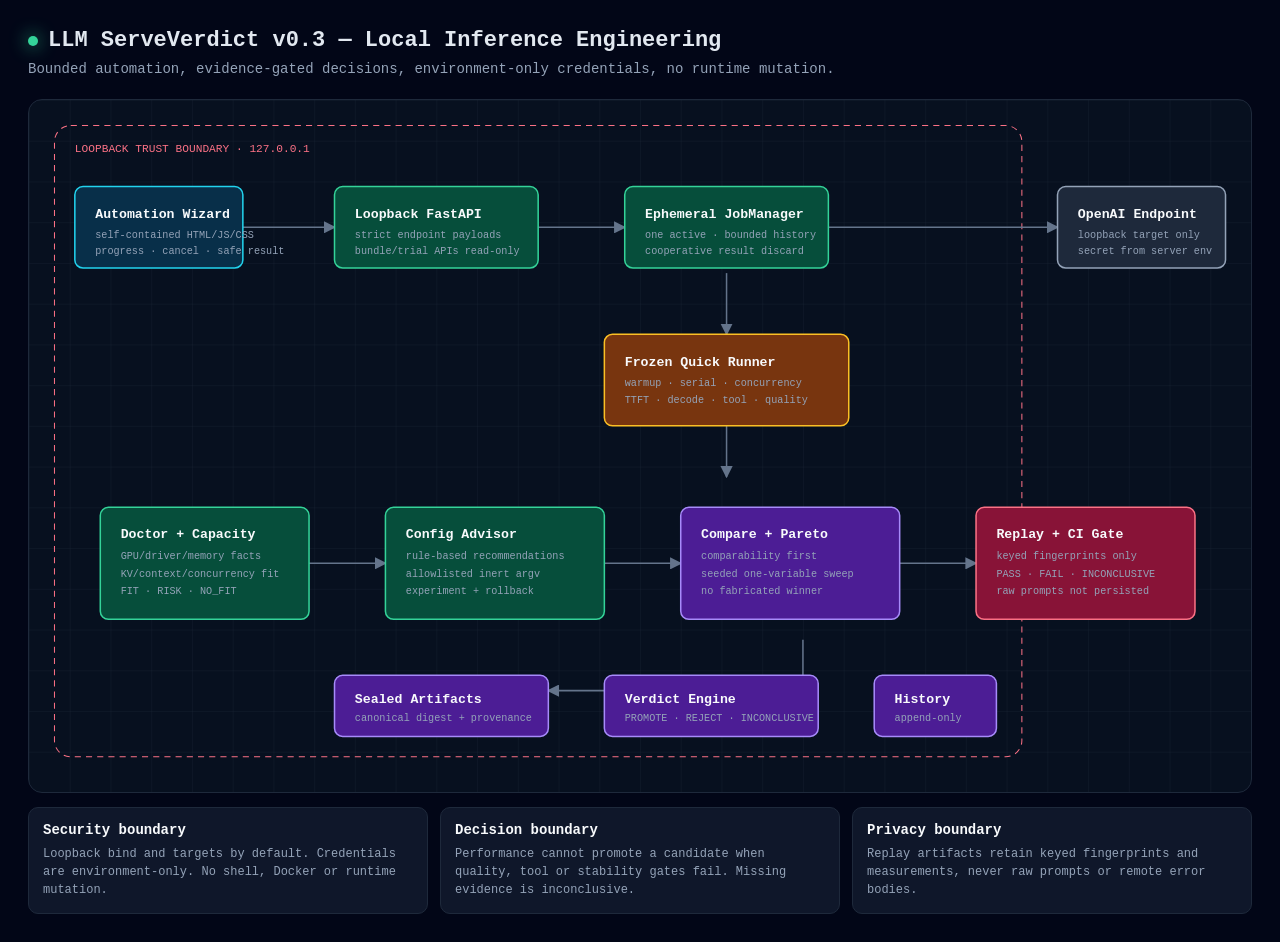
<file: docs/architecture-v0.3.html>
<!doctype html>
<html lang="en">
<head>
<meta charset="utf-8"><meta name="viewport" content="width=device-width,initial-scale=1">
<title>LLM ServeVerdict v0.3 Architecture</title>
<style>
:root{color-scheme:dark}body{margin:0;background:#020617;color:#e2e8f0;font:14px ui-monospace,SFMono-Regular,Menlo,monospace}.wrap{max-width:1240px;margin:auto;padding:28px}.head{display:flex;align-items:center;gap:10px}.dot{width:10px;height:10px;border-radius:50%;background:#34d399;box-shadow:0 0 18px #34d399}h1{font-size:22px;margin:0}.sub{color:#94a3b8;margin:8px 0 22px}.canvas{border:1px solid #1e293b;border-radius:14px;overflow:auto;background:#07101f}svg{display:block;min-width:1120px;width:100%;height:auto}.cards{display:grid;grid-template-columns:repeat(3,1fr);gap:12px;margin-top:14px}.card{border:1px solid #1e293b;background:#0f172a;border-radius:10px;padding:14px}.card b{color:#f8fafc}.card p{color:#94a3b8;font-size:12px;line-height:1.5;margin:7px 0 0}@media(max-width:700px){.cards{grid-template-columns:1fr}.wrap{padding:14px}}
</style>
</head>
<body><div class="wrap"><div class="head"><span class="dot"></span><h1>LLM ServeVerdict v0.3 — Local Inference Engineering</h1></div>
<p class="sub">Bounded automation, evidence-gated decisions, environment-only credentials, no runtime mutation.</p>
<div class="canvas"><svg viewBox="0 0 1200 680" role="img" aria-labelledby="title desc"><title id="title">LLM ServeVerdict v0.3 architecture</title><desc id="desc">Browser wizard talks to loopback FastAPI and an ephemeral job manager, which runs bounded benchmarks against a loopback OpenAI endpoint and feeds evidence tools.</desc>
<defs><pattern id="grid" width="40" height="40" patternUnits="userSpaceOnUse"><path d="M40 0H0V40" fill="none" stroke="#1e293b" stroke-width=".5"/></pattern><marker id="arrow" markerWidth="8" markerHeight="8" refX="7" refY="4" orient="auto"><path d="M0 0L8 4L0 8Z" fill="#64748b"/></marker><style>.box{rx:8;stroke-width:1.5}.t{fill:#f8fafc;font-size:13px;font-weight:700}.s{fill:#94a3b8;font-size:10px}.line{fill:none;stroke:#64748b;stroke-width:1.5;marker-end:url(#arrow)}.dash{stroke:#fb7185;stroke-dasharray:6 5;fill:none}.front{fill:#082f49;stroke:#22d3ee}.back{fill:#064e3b;stroke:#34d399}.data{fill:#4c1d95;stroke:#a78bfa}.sec{fill:#881337;stroke:#fb7185}.ext{fill:#1e293b;stroke:#94a3b8}.amber{fill:#78350f;stroke:#fbbf24}</style></defs>
<rect width="1200" height="680" fill="url(#grid)"/><rect x="25" y="25" width="950" height="620" rx="16" class="dash"/><text x="45" y="51" fill="#fb7185" font-size="11">LOOPBACK TRUST BOUNDARY · 127.0.0.1</text>
<path class="line" d="M210 125H300"/><path class="line" d="M500 125H585"/><path class="line" d="M785 125H1010"/><path class="line" d="M685 170V230"/><path class="line" d="M685 320V370"/><path class="line" d="M275 455H350"/><path class="line" d="M565 455H640"/><path class="line" d="M855 455H930"/><path class="line" d="M760 530V580H510"/>
<g><rect x="45" y="85" width="165" height="80" class="box front"/><text x="65" y="116" class="t">Automation Wizard</text><text x="65" y="136" class="s">self-contained HTML/JS/CSS</text><text x="65" y="151" class="s">progress · cancel · safe result</text></g>
<g><rect x="300" y="85" width="200" height="80" class="box back"/><text x="320" y="116" class="t">Loopback FastAPI</text><text x="320" y="136" class="s">strict endpoint payloads</text><text x="320" y="151" class="s">bundle/trial APIs read-only</text></g>
<g><rect x="585" y="85" width="200" height="80" class="box back"/><text x="605" y="116" class="t">Ephemeral JobManager</text><text x="605" y="136" class="s">one active · bounded history</text><text x="605" y="151" class="s">cooperative result discard</text></g>
<g><rect x="1010" y="85" width="165" height="80" class="box ext"/><text x="1030" y="116" class="t">OpenAI Endpoint</text><text x="1030" y="136" class="s">loopback target only</text><text x="1030" y="151" class="s">secret from server env</text></g>
<g><rect x="565" y="230" width="240" height="90" class="box amber"/><text x="585" y="261" class="t">Frozen Quick Runner</text><text x="585" y="281" class="s">warmup · serial · concurrency</text><text x="585" y="298" class="s">TTFT · decode · tool · quality</text></g>
<g><rect x="70" y="400" width="205" height="110" class="box back"/><text x="90" y="430" class="t">Doctor + Capacity</text><text x="90" y="451" class="s">GPU/driver/memory facts</text><text x="90" y="468" class="s">KV/context/concurrency fit</text><text x="90" y="485" class="s">FIT · RISK · NO_FIT</text></g>
<g><rect x="350" y="400" width="215" height="110" class="box back"/><text x="370" y="430" class="t">Config Advisor</text><text x="370" y="451" class="s">rule-based recommendations</text><text x="370" y="468" class="s">allowlisted inert argv</text><text x="370" y="485" class="s">experiment + rollback</text></g>
<g><rect x="640" y="400" width="215" height="110" class="box data"/><text x="660" y="430" class="t">Compare + Pareto</text><text x="660" y="451" class="s">comparability first</text><text x="660" y="468" class="s">seeded one-variable sweep</text><text x="660" y="485" class="s">no fabricated winner</text></g>
<g><rect x="930" y="400" width="215" height="110" class="box sec"/><text x="950" y="430" class="t">Replay + CI Gate</text><text x="950" y="451" class="s">keyed fingerprints only</text><text x="950" y="468" class="s">PASS · FAIL · INCONCLUSIVE</text><text x="950" y="485" class="s">raw prompts not persisted</text></g>
<g><rect x="300" y="565" width="210" height="60" class="box data"/><text x="320" y="592" class="t">Sealed Artifacts</text><text x="320" y="610" class="s">canonical digest + provenance</text></g>
<g><rect x="565" y="565" width="210" height="60" class="box data"/><text x="585" y="592" class="t">Verdict Engine</text><text x="585" y="610" class="s">PROMOTE · REJECT · INCONCLUSIVE</text></g>
<g><rect x="830" y="565" width="120" height="60" class="box data"/><text x="850" y="592" class="t">History</text><text x="850" y="610" class="s">append-only</text></g>
</svg></div>
<div class="cards"><div class="card"><b>Security boundary</b><p>Loopback bind and targets by default. Credentials are environment-only. No shell, Docker or runtime mutation.</p></div><div class="card"><b>Decision boundary</b><p>Performance cannot promote a candidate when quality, tool or stability gates fail. Missing evidence is inconclusive.</p></div><div class="card"><b>Privacy boundary</b><p>Replay artifacts retain keyed fingerprints and measurements, never raw prompts or remote error bodies.</p></div></div>
</div></body></html>
</file>
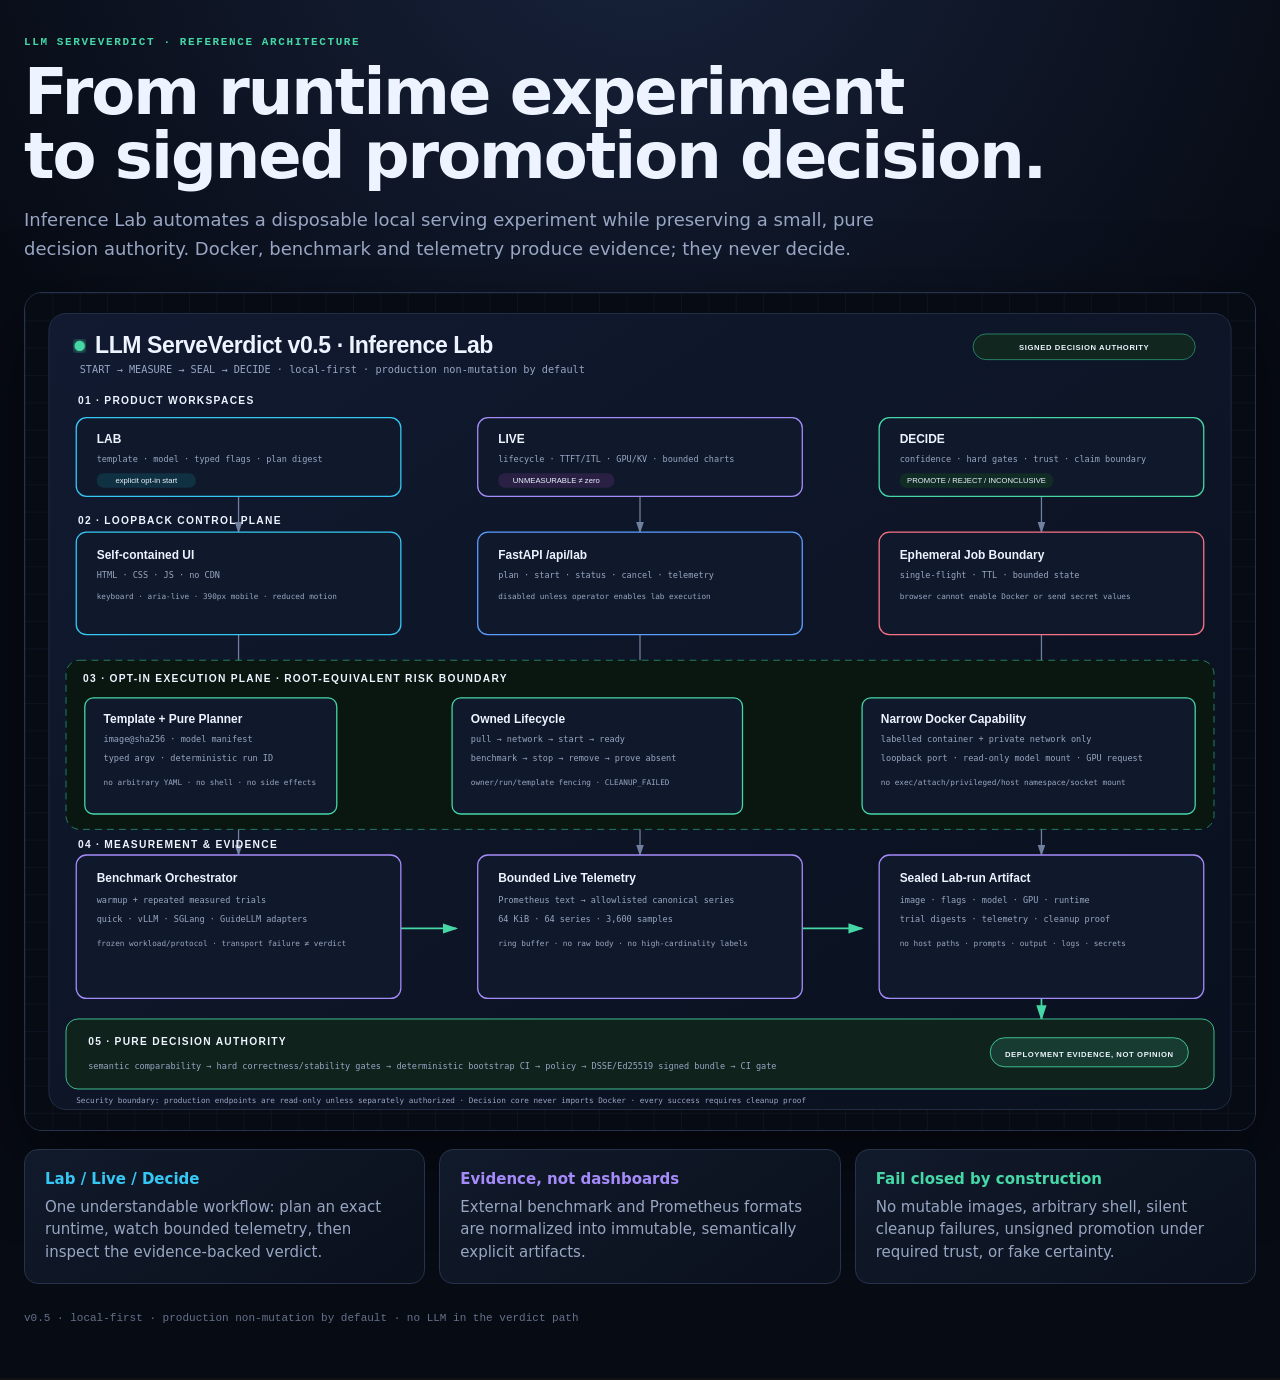
<file: docs/architecture-v0.5.html>
<!doctype html>
<html lang="en">
<head>
<meta charset="utf-8"><meta name="viewport" content="width=device-width,initial-scale=1">
<title>LLM ServeVerdict v0.5 Architecture</title>
<style>
:root{color-scheme:dark;--bg:#070b14;--panel:#0d1423;--line:#27334c;--text:#edf3ff;--muted:#98a6c3;--green:#45d7a5;--cyan:#36c8f4;--violet:#a58bfa}
*{box-sizing:border-box}body{margin:0;background:radial-gradient(circle at 50% -10%,#18233d 0,var(--bg) 46%);color:var(--text);font:15px Inter,system-ui,sans-serif}
main{width:min(1480px,100%);margin:auto;padding:36px 24px 54px}.eyebrow{font:700 11px ui-monospace,monospace;letter-spacing:1.6px;color:var(--green)}h1{font-size:clamp(34px,5vw,64px);line-height:1;margin:12px 0 16px;letter-spacing:-2px}.lead{max-width:850px;color:var(--muted);font-size:18px;line-height:1.6}.frame{margin-top:28px;border:1px solid var(--line);border-radius:18px;overflow:hidden;background:#070b14;box-shadow:0 25px 80px #0008}.frame img{display:block;width:100%;height:auto}.cards{display:grid;grid-template-columns:repeat(3,1fr);gap:14px;margin-top:18px}.card{border:1px solid var(--line);border-radius:14px;background:linear-gradient(145deg,#111a2b,#0a101c);padding:20px}.card b{display:block;margin-bottom:8px}.card p{margin:0;color:var(--muted);line-height:1.5}.cyan b{color:var(--cyan)}.violet b{color:var(--violet)}.green b{color:var(--green)}footer{margin-top:28px;color:#65718b;font:11px ui-monospace,monospace}@media(max-width:760px){main{padding:24px 12px}.cards{grid-template-columns:1fr}.frame{overflow:auto}.frame img{min-width:980px}}
</style>
</head>
<body><main>
<div class="eyebrow">LLM SERVEVERDICT · REFERENCE ARCHITECTURE</div>
<h1>From runtime experiment<br>to signed promotion decision.</h1>
<p class="lead">Inference Lab automates a disposable local serving experiment while preserving a small, pure decision authority. Docker, benchmark and telemetry produce evidence; they never decide.</p>
<div class="frame"><img src="architecture-v0.5.svg" alt="LLM ServeVerdict v0.5 Inference Lab architecture"></div>
<section class="cards">
<div class="card cyan"><b>Lab / Live / Decide</b><p>One understandable workflow: plan an exact runtime, watch bounded telemetry, then inspect the evidence-backed verdict.</p></div>
<div class="card violet"><b>Evidence, not dashboards</b><p>External benchmark and Prometheus formats are normalized into immutable, semantically explicit artifacts.</p></div>
<div class="card green"><b>Fail closed by construction</b><p>No mutable images, arbitrary shell, silent cleanup failures, unsigned promotion under required trust, or fake certainty.</p></div>
</section>
<footer>v0.5 · local-first · production non-mutation by default · no LLM in the verdict path</footer>
</main></body></html>
</file>
